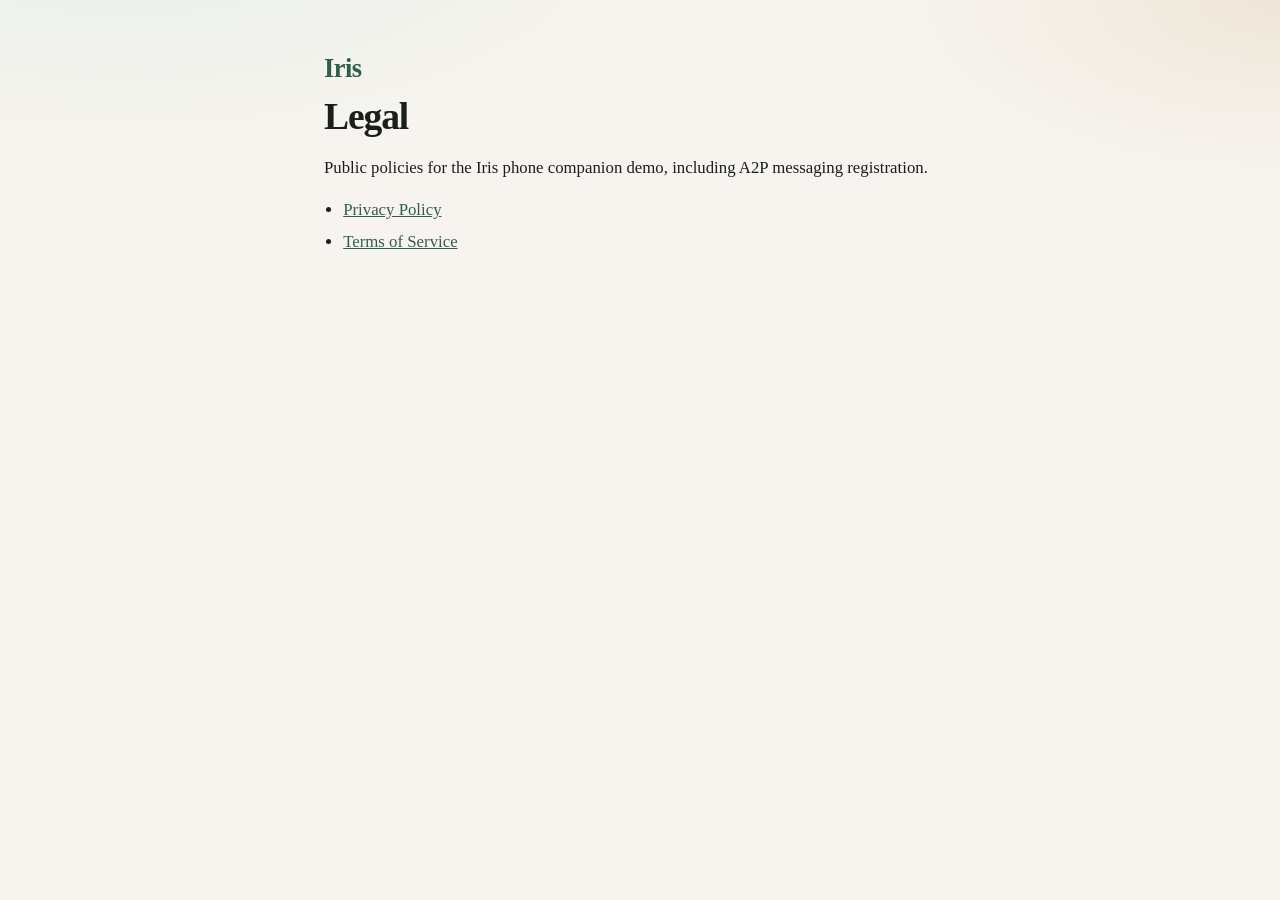
<file: index.html>
<!DOCTYPE html>
<html lang="en">
<head>
  <meta charset="utf-8" />
  <meta name="viewport" content="width=device-width, initial-scale=1" />
  <title>Iris Legal</title>
  <link rel="stylesheet" href="styles.css" />
</head>
<body>
  <main>
    <p class="brand">Iris</p>
    <h1>Legal</h1>
    <p>Public policies for the Iris phone companion demo, including A2P messaging registration.</p>
    <ul>
      <li><a href="privacy/">Privacy Policy</a></li>
      <li><a href="terms/">Terms of Service</a></li>
    </ul>
  </main>
</body>
</html>
</file>
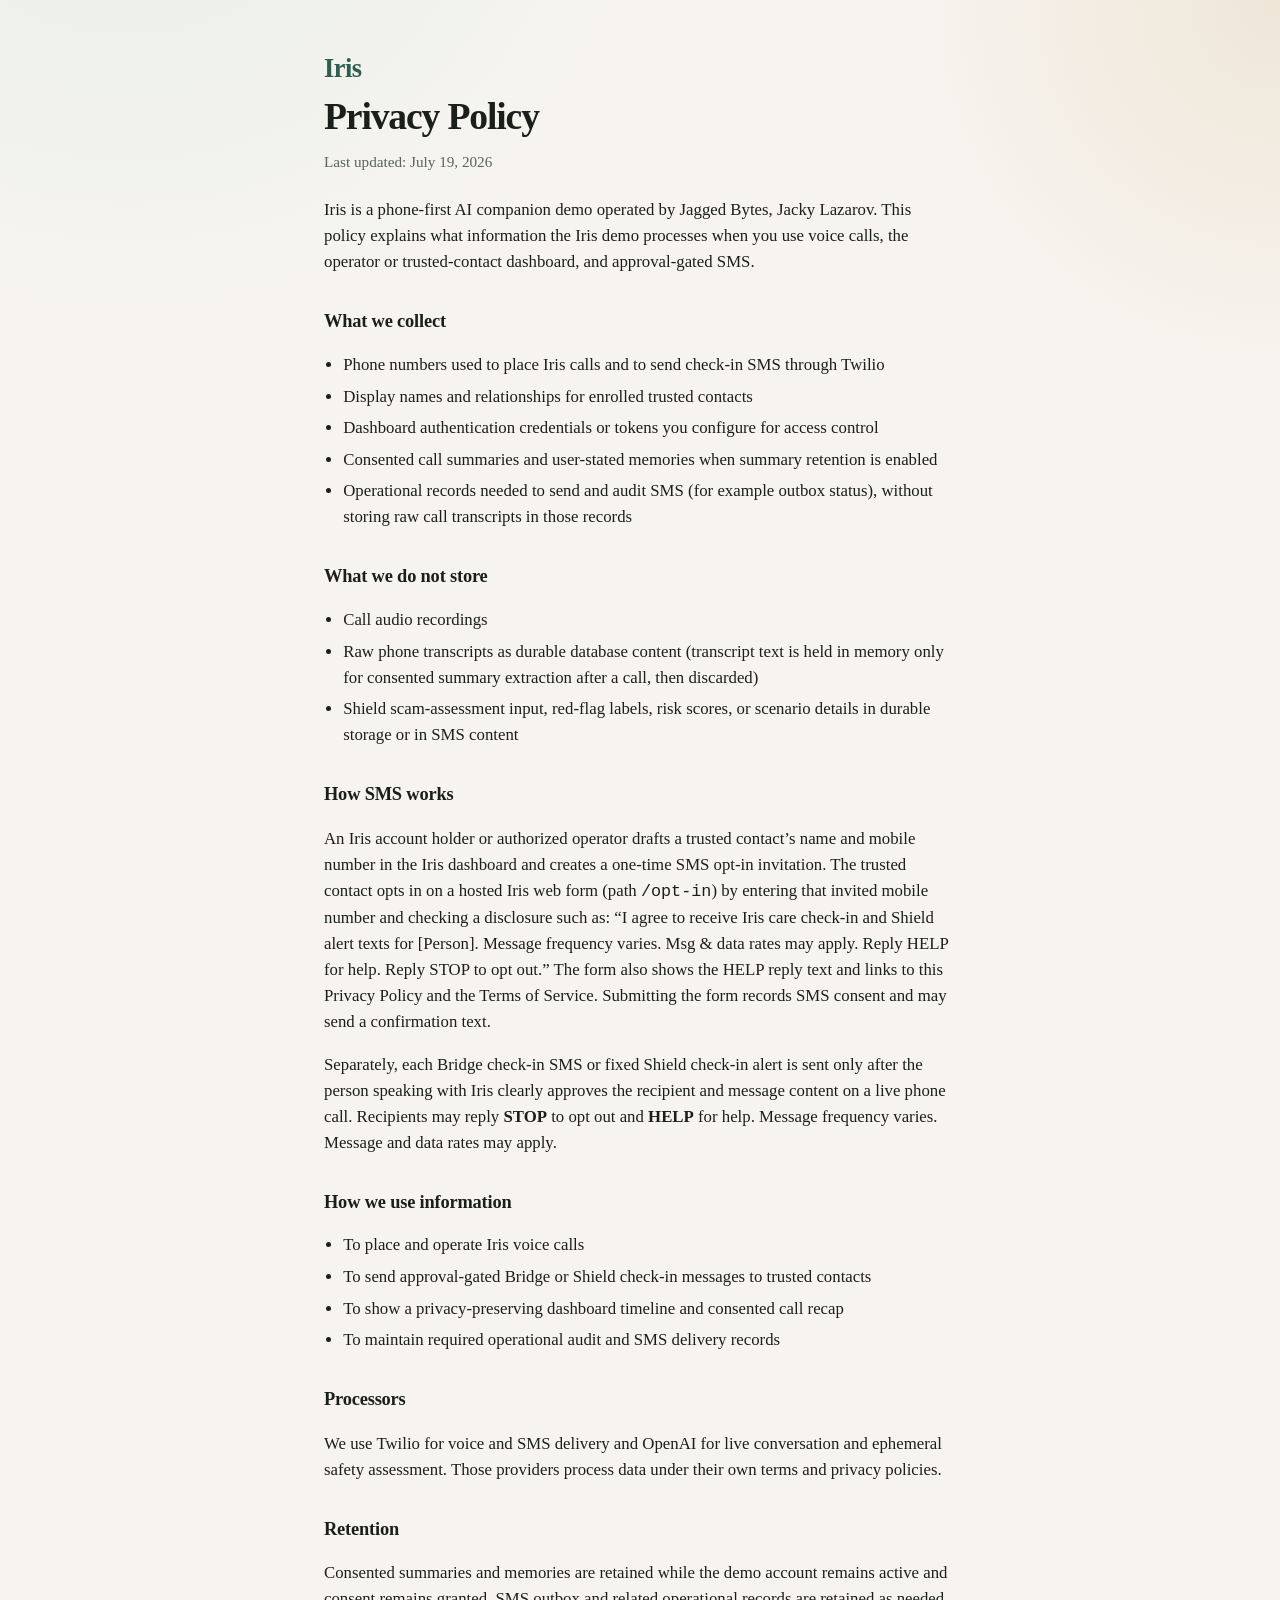
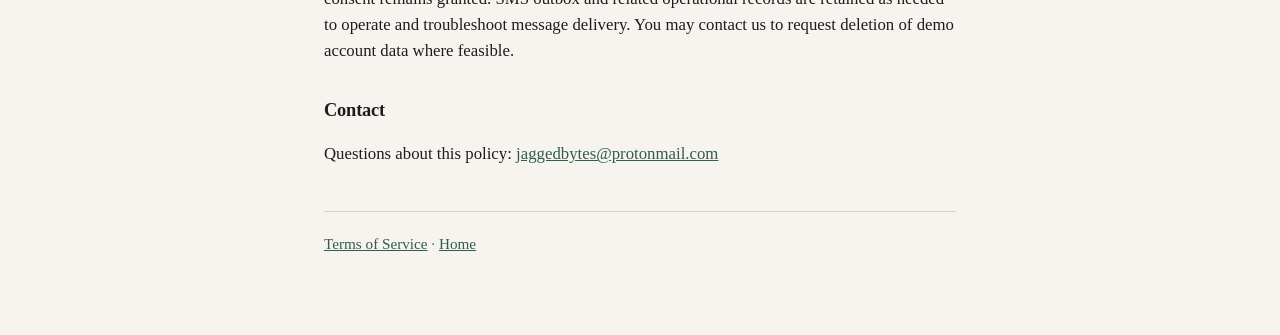
<file: privacy/index.html>
<!DOCTYPE html>
<html lang="en">
<head>
  <meta charset="utf-8" />
  <meta name="viewport" content="width=device-width, initial-scale=1" />
  <title>Iris Privacy Policy</title>
  <link rel="stylesheet" href="../styles.css" />
</head>
<body>
  <main>
    <p class="brand"><a href="../">Iris</a></p>
    <h1>Privacy Policy</h1>
    <p class="meta">Last updated: July 19, 2026</p>

    <p>
      Iris is a phone-first AI companion demo operated by Jagged Bytes, Jacky Lazarov.
      This policy explains what information the Iris demo processes when you use
      voice calls, the operator or trusted-contact dashboard, and approval-gated SMS.
    </p>

    <h2>What we collect</h2>
    <ul>
      <li>Phone numbers used to place Iris calls and to send check-in SMS through Twilio</li>
      <li>Display names and relationships for enrolled trusted contacts</li>
      <li>Dashboard authentication credentials or tokens you configure for access control</li>
      <li>Consented call summaries and user-stated memories when summary retention is enabled</li>
      <li>Operational records needed to send and audit SMS (for example outbox status), without storing raw call transcripts in those records</li>
    </ul>

    <h2>What we do not store</h2>
    <ul>
      <li>Call audio recordings</li>
      <li>Raw phone transcripts as durable database content (transcript text is held in memory only for consented summary extraction after a call, then discarded)</li>
      <li>Shield scam-assessment input, red-flag labels, risk scores, or scenario details in durable storage or in SMS content</li>
    </ul>

    <h2>How SMS works</h2>
    <p>
      An Iris account holder or authorized operator drafts a trusted contact’s name and
      mobile number in the Iris dashboard and creates a one-time SMS opt-in invitation.
      The trusted contact opts in on a hosted Iris web form (path <code>/opt-in</code>) by
      entering that invited mobile number and checking a disclosure such as:
      “I agree to receive Iris care check-in and Shield alert texts for [Person].
      Message frequency varies. Msg &amp; data rates may apply. Reply HELP for help.
      Reply STOP to opt out.” The form also shows the HELP reply text and links to this
      Privacy Policy and the Terms of Service. Submitting the form records SMS consent and
      may send a confirmation text.
    </p>
    <p>
      Separately, each Bridge check-in SMS or fixed Shield check-in alert is sent only after
      the person speaking with Iris clearly approves the recipient and message content on a
      live phone call. Recipients may reply <strong>STOP</strong> to opt out and
      <strong>HELP</strong> for help. Message frequency varies. Message and data rates may apply.
    </p>

    <h2>How we use information</h2>
    <ul>
      <li>To place and operate Iris voice calls</li>
      <li>To send approval-gated Bridge or Shield check-in messages to trusted contacts</li>
      <li>To show a privacy-preserving dashboard timeline and consented call recap</li>
      <li>To maintain required operational audit and SMS delivery records</li>
    </ul>

    <h2>Processors</h2>
    <p>
      We use Twilio for voice and SMS delivery and OpenAI for live conversation and
      ephemeral safety assessment. Those providers process data under their own terms
      and privacy policies.
    </p>

    <h2>Retention</h2>
    <p>
      Consented summaries and memories are retained while the demo account remains active
      and consent remains granted. SMS outbox and related operational records are retained
      as needed to operate and troubleshoot message delivery. You may contact us to request
      deletion of demo account data where feasible.
    </p>

    <h2>Contact</h2>
    <p>
      Questions about this policy: <a href="mailto:jaggedbytes@protonmail.com">jaggedbytes@protonmail.com</a>
    </p>

    <p class="nav"><a href="../terms/">Terms of Service</a> · <a href="../">Home</a></p>
  </main>
</body>
</html>
</file>
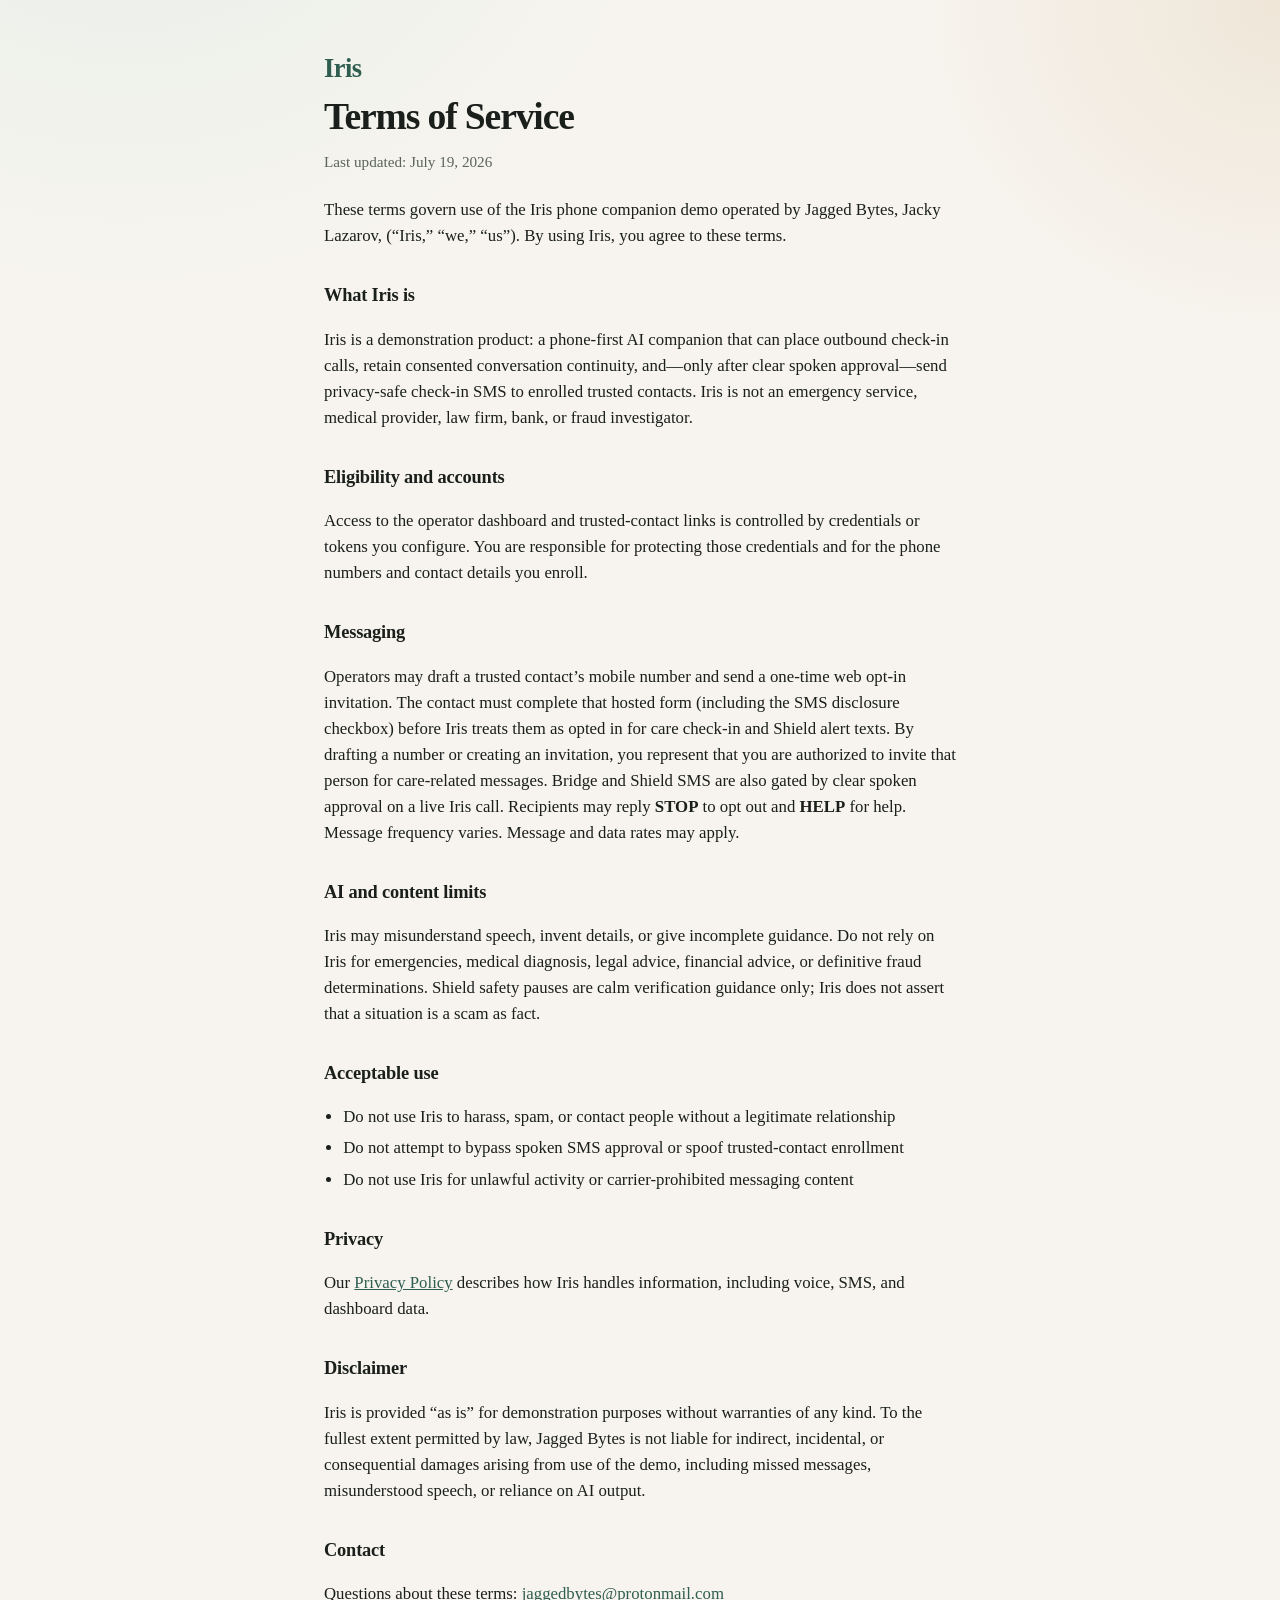
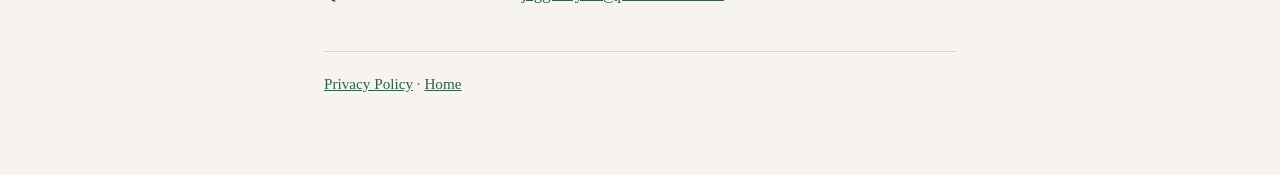
<file: terms/index.html>
<!DOCTYPE html>
<html lang="en">
<head>
  <meta charset="utf-8" />
  <meta name="viewport" content="width=device-width, initial-scale=1" />
  <title>Iris Terms of Service</title>
  <link rel="stylesheet" href="../styles.css" />
</head>
<body>
  <main>
    <p class="brand"><a href="../">Iris</a></p>
    <h1>Terms of Service</h1>
    <p class="meta">Last updated: July 19, 2026</p>

    <p>
      These terms govern use of the Iris phone companion demo operated by Jagged Bytes, Jacky Lazarov,
      (“Iris,” “we,” “us”). By using Iris, you agree to these terms.
    </p>

    <h2>What Iris is</h2>
    <p>
      Iris is a demonstration product: a phone-first AI companion that can place outbound
      check-in calls, retain consented conversation continuity, and—only after clear spoken
      approval—send privacy-safe check-in SMS to enrolled trusted contacts. Iris is not an
      emergency service, medical provider, law firm, bank, or fraud investigator.
    </p>

    <h2>Eligibility and accounts</h2>
    <p>
      Access to the operator dashboard and trusted-contact links is controlled by credentials
      or tokens you configure. You are responsible for protecting those credentials and for
      the phone numbers and contact details you enroll.
    </p>

    <h2>Messaging</h2>
    <p>
      Operators may draft a trusted contact’s mobile number and send a one-time web opt-in
      invitation. The contact must complete that hosted form (including the SMS disclosure
      checkbox) before Iris treats them as opted in for care check-in and Shield alert texts.
      By drafting a number or creating an invitation, you represent that you are authorized
      to invite that person for care-related messages. Bridge and Shield SMS are also gated
      by clear spoken approval on a live Iris call. Recipients may reply
      <strong>STOP</strong> to opt out and <strong>HELP</strong> for help.
      Message frequency varies. Message and data rates may apply.
    </p>

    <h2>AI and content limits</h2>
    <p>
      Iris may misunderstand speech, invent details, or give incomplete guidance.
      Do not rely on Iris for emergencies, medical diagnosis, legal advice, financial advice,
      or definitive fraud determinations. Shield safety pauses are calm verification guidance
      only; Iris does not assert that a situation is a scam as fact.
    </p>

    <h2>Acceptable use</h2>
    <ul>
      <li>Do not use Iris to harass, spam, or contact people without a legitimate relationship</li>
      <li>Do not attempt to bypass spoken SMS approval or spoof trusted-contact enrollment</li>
      <li>Do not use Iris for unlawful activity or carrier-prohibited messaging content</li>
    </ul>

    <h2>Privacy</h2>
    <p>
      Our <a href="../privacy/">Privacy Policy</a> describes how Iris handles information,
      including voice, SMS, and dashboard data.
    </p>

    <h2>Disclaimer</h2>
    <p>
      Iris is provided “as is” for demonstration purposes without warranties of any kind.
      To the fullest extent permitted by law, Jagged Bytes is not liable for indirect,
      incidental, or consequential damages arising from use of the demo, including missed
      messages, misunderstood speech, or reliance on AI output.
    </p>

    <h2>Contact</h2>
    <p>
      Questions about these terms: <a href="mailto:jaggedbytes@protonmail.com">jaggedbytes@protonmail.com</a>
    </p>

    <p class="nav"><a href="../privacy/">Privacy Policy</a> · <a href="../">Home</a></p>
  </main>
</body>
</html>
</file>
<file: styles.css>
:root {
  color-scheme: light;
  --ink: #1a1f1c;
  --muted: #5a635c;
  --paper: #f7f4ef;
  --accent: #2f5d50;
  --rule: #d8d2c8;
  font-family: "Iowan Old Style", "Palatino Linotype", Palatino, "Book Antiqua", Georgia, serif;
}

* {
  box-sizing: border-box;
}

body {
  margin: 0;
  min-height: 100vh;
  background:
    radial-gradient(ellipse 80% 50% at 10% -10%, #e8efe9 0%, transparent 55%),
    radial-gradient(ellipse 60% 40% at 100% 0%, #efe6d8 0%, transparent 50%),
    var(--paper);
  color: var(--ink);
  line-height: 1.55;
}

main {
  max-width: 42rem;
  margin: 0 auto;
  padding: 3rem 1.25rem 4rem;
}

.brand {
  margin: 0 0 0.35rem;
  font-size: 1.65rem;
  font-weight: 700;
  letter-spacing: -0.02em;
  color: var(--accent);
}

.brand a {
  color: inherit;
  text-decoration: none;
}

h1 {
  margin: 0 0 0.75rem;
  font-size: clamp(1.85rem, 4vw, 2.35rem);
  line-height: 1.15;
  letter-spacing: -0.03em;
}

h2 {
  margin: 2rem 0 0.65rem;
  font-size: 1.15rem;
  letter-spacing: -0.01em;
}

.meta {
  margin: 0 0 1.5rem;
  color: var(--muted);
  font-size: 0.95rem;
}

p,
li {
  font-size: 1.05rem;
}

ul {
  padding-left: 1.2rem;
}

li + li {
  margin-top: 0.35rem;
}

a {
  color: var(--accent);
}

.nav {
  margin-top: 2.75rem;
  padding-top: 1.25rem;
  border-top: 1px solid var(--rule);
  color: var(--muted);
  font-size: 0.95rem;
}
</file>
